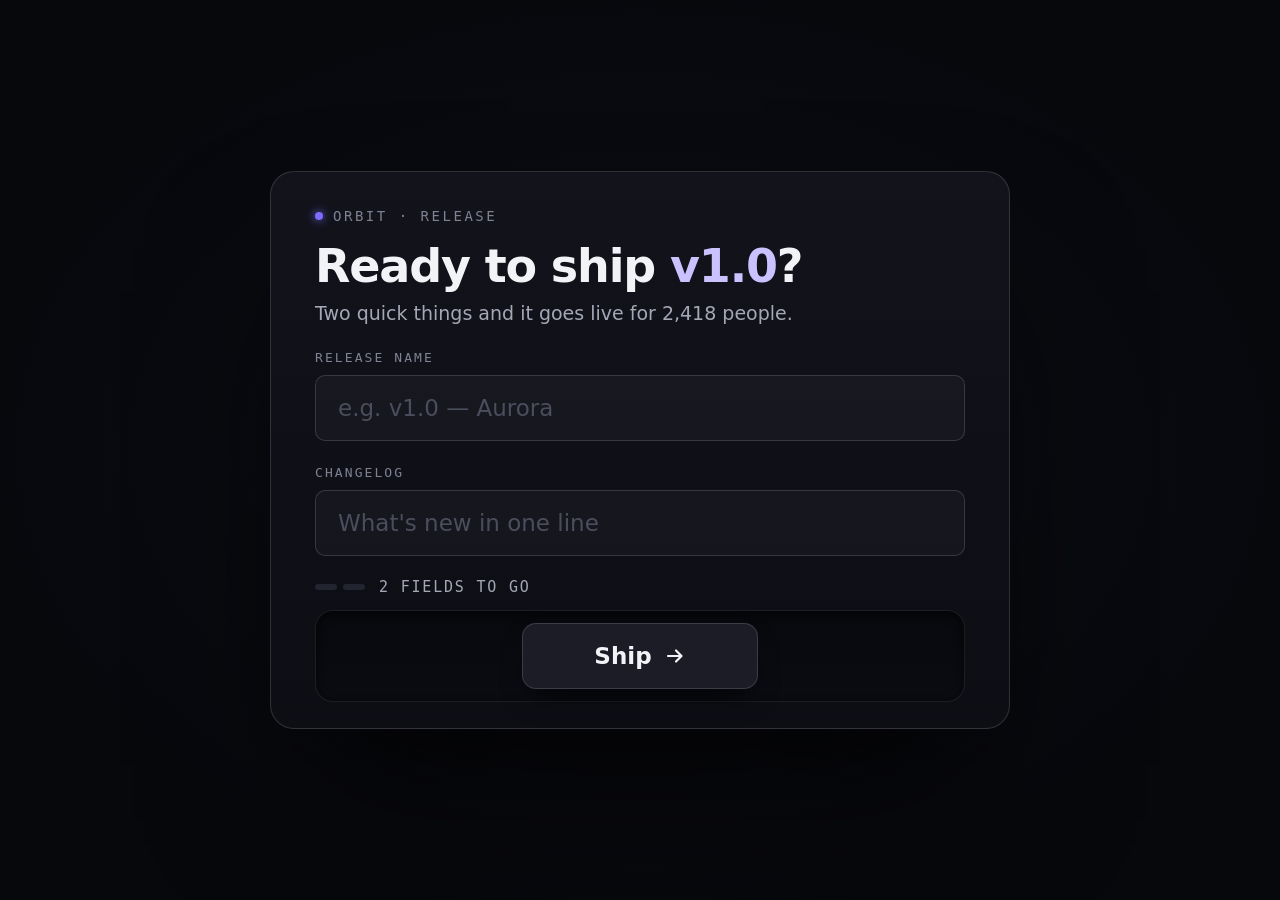
<file: index.html>
<!doctype html>
<html lang="en">
<head>
  <meta charset="utf-8">
  <meta name="viewport" content="width=device-width,initial-scale=1">
  <title>Earn It — veraetogrex_portfolio</title>
  <link rel="stylesheet" href="style.css">
</head>
<body>
  <!-- Earn It · zero dependencies · github.com/veraetogrex-portfolio -->
  <section class="ei" id="release" role="dialog" aria-labelledby="ei-title">
    <p class="ei-kicker"><i></i>Orbit · Release</p>
    <h1 class="ei-title" id="ei-title">Ready to ship <em>v1.0</em>?</h1>
    <p class="ei-sub">Two quick things and it goes live for 2,418 people.</p>

    <label class="ei-group">
      <span>Release name</span>
      <input class="ei-field" placeholder="e.g. v1.0 — Aurora" autocomplete="off" spellcheck="false">
      <svg class="ei-check" viewBox="0 0 36 36"><circle cx="18" cy="18" r="17"/><path d="M12 18.5l4 3.8 8.5-8.6"/></svg>
    </label>
    <label class="ei-group">
      <span>Changelog</span>
      <input class="ei-field" placeholder="What's new in one line" autocomplete="off" spellcheck="false">
      <svg class="ei-check" viewBox="0 0 36 36"><circle cx="18" cy="18" r="17"/><path d="M12 18.5l4 3.8 8.5-8.6"/></svg>
    </label>

    <p class="ei-hint" role="status"><span class="ei-dots"><i></i><i></i></span><span class="ei-hint-text">2 fields to go</span></p>

    <div class="ei-track">
      <span class="ei-trail" aria-hidden="true"></span>
      <button class="ei-ship" type="button">
        <span class="ei-label"><b>Ship</b><svg viewBox="0 0 22 22"><path d="M4 11h13M12 5.5L17.5 11 12 16.5"/></svg></span>
        <span class="ei-spin" aria-hidden="true"></span>
        <span class="ei-done"><svg viewBox="0 0 26 26"><path d="M6 13.5l4.6 4.5L20 8"/></svg>Shipped</span>
      </button>
    </div>
  </section>

  <div class="ei-flood" aria-hidden="true"></div>
  <div class="ei-ring" aria-hidden="true"></div>
  <div class="ei-confetti" aria-hidden="true"></div>

  <script src="script.js"></script>
</body>
</html>
</file>
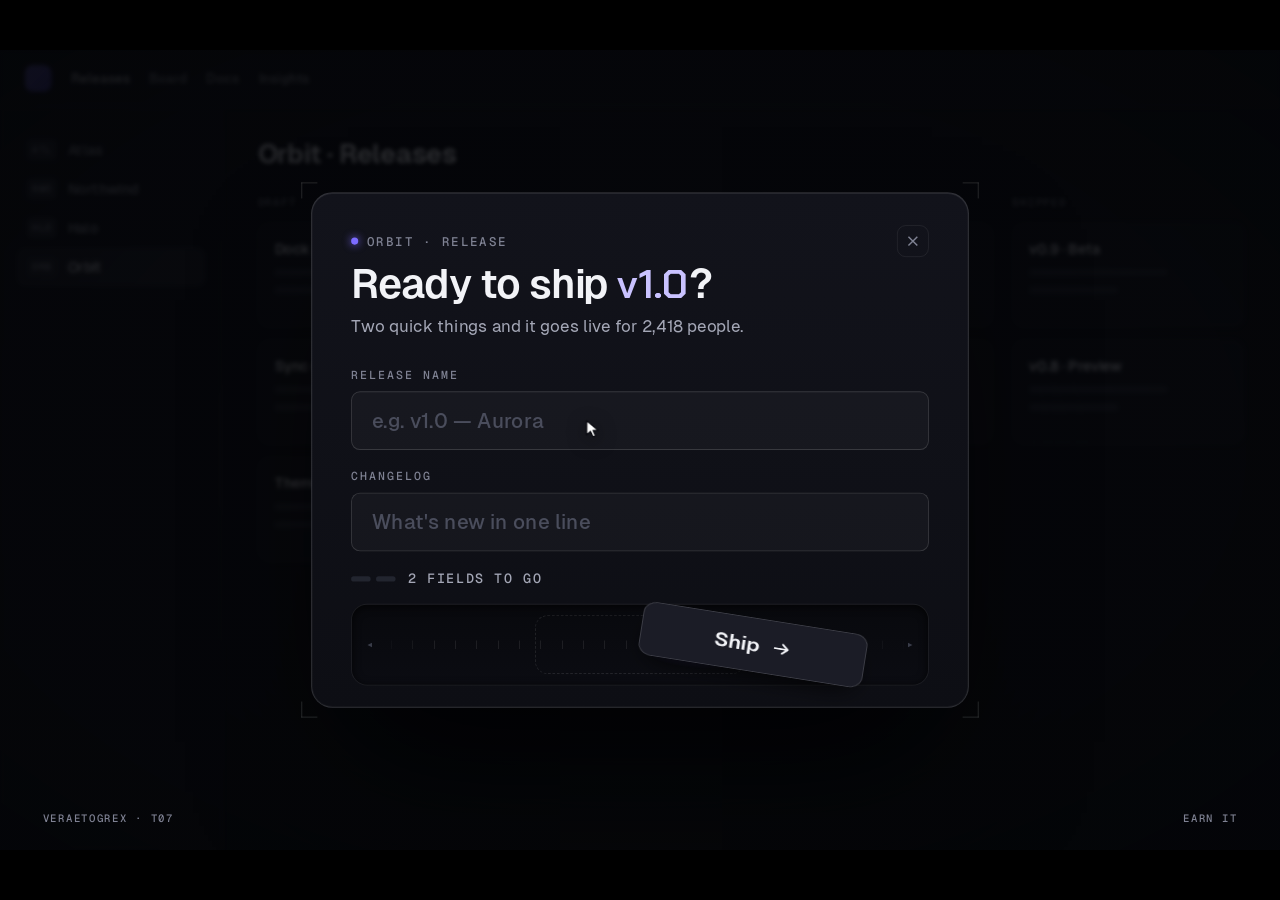
<file: mockup/earn-it.autoplay.html>
<!doctype html>
<html lang="en">
<head>
<meta charset="utf-8">
<meta name="viewport" content="width=device-width,initial-scale=1">
<title>T07 Earn It — the Ship button runs away until the form is filled</title>
<link rel="stylesheet" href="_shared/nocturne.css">
<style>
  #stage{background:var(--void)}
  /* ---------- dimmed workspace behind the modal ---------- */
  .ws{position:absolute;inset:0;z-index:0;filter:blur(2.5px) saturate(.8);opacity:.9}
  .ws .top{position:absolute;left:0;right:0;top:0;height:64px;border-bottom:1px solid var(--line);display:flex;align-items:center;gap:22px;padding:0 28px;background:#0B0C11}
  .ws .logo{width:30px;height:30px;border-radius:9px;background:linear-gradient(135deg,var(--pulse),#4B3FD8)}
  .ws .tab{font:500 15px var(--f-text);color:var(--text-2)}
  .ws .tab.on{color:var(--text)}
  .ws .side{position:absolute;left:0;top:64px;bottom:0;width:250px;border-right:1px solid var(--line);padding:26px 18px;background:#0A0B10}
  .ws .side .it{height:44px;border-radius:10px;display:flex;align-items:center;gap:12px;padding:0 12px;font:500 16px var(--f-text);color:var(--text-2)}
  .ws .side .it.on{background:var(--raise);color:var(--text)}
  .ws .side .tag{width:34px;height:24px;border-radius:6px;display:flex;align-items:center;justify-content:center;font:500 11px var(--f-mono);background:var(--raise-2);color:var(--text-2)}
  .ws .main{position:absolute;left:250px;right:0;top:64px;bottom:0;padding:34px 40px}
  .ws h2{margin:0;font:600 30px var(--f-text);letter-spacing:-.01em}
  .ws .cols{display:flex;gap:22px;margin-top:28px}
  .ws .col{flex:1;display:flex;flex-direction:column;gap:14px}
  .ws .colh{font:500 12px var(--f-mono);letter-spacing:.14em;color:var(--text-3);text-transform:uppercase}
  .ws .tk{height:118px;border-radius:14px;background:var(--panel);border:1px solid var(--line);padding:18px}
  .ws .tk b{display:block;font:500 16px var(--f-text);color:var(--text)}
  .ws .tk i{display:block;margin-top:12px;height:8px;border-radius:4px;background:var(--raise-2);width:70%}
  .ws .tk i+i{width:45%}
  .dim{position:absolute;inset:0;z-index:1;background:radial-gradient(ellipse 70% 70% at 50% 50%,rgba(6,7,11,.70),rgba(4,5,8,.90))}

  /* ---------- modal ---------- */
  .modal{position:absolute;left:350px;top:160px;width:740px;height:580px;z-index:3;border-radius:24px;
    background:linear-gradient(180deg,#12131B 0%,#0D0E14 100%);border:1px solid var(--line-2);
    box-shadow:0 80px 160px -40px rgba(0,0,0,.9),0 0 0 1px rgba(255,255,255,.03) inset,0 1px 0 rgba(255,255,255,.06) inset;transition:opacity .35s}
  .modal .hud-corners{inset:-12px}
  .mtop{position:absolute;left:44px;right:44px;top:36px;display:flex;justify-content:space-between;align-items:center}
  .kicker{font:500 14px var(--f-mono);letter-spacing:.18em;color:var(--text-3);text-transform:uppercase;display:flex;align-items:center;gap:10px}
  .kicker .pip{width:8px;height:8px;border-radius:50%;background:var(--pulse);box-shadow:0 0 10px var(--pulse)}
  .close{width:36px;height:36px;border-radius:10px;border:1px solid var(--line);display:flex;align-items:center;justify-content:center;color:var(--text-3)}
  .mtitle{position:absolute;left:44px;top:78px;font:600 46px/1.05 var(--f-text);letter-spacing:-.025em}
  .mtitle{transition:opacity .2s,transform .3s var(--ease-out)}
  .mtitle.out{opacity:0;transform:translateY(-8px)}
  .mtitle.live{color:var(--ion)}
  .mtitle.live em{color:var(--ion)}
  .mtitle em{font-style:normal;font-family:var(--f-display);font-weight:600;letter-spacing:.01em;color:var(--pulse-pale)}
  .msub{position:absolute;left:44px;top:138px;font:400 19px var(--f-text);color:var(--text-2)}

  .grp{position:absolute;left:44px;right:44px}
  .grp label{display:block;font:500 13px var(--f-mono);letter-spacing:.16em;color:var(--text-3);text-transform:uppercase;margin-bottom:10px}
  .grp .wrap{position:relative}
  .grp .field{width:100%;height:66px;font:500 23px var(--f-text);padding:0 64px 0 22px;background:rgba(255,255,255,.03)}
  .grp .field::placeholder{color:#4A4D5C}
  .grp .chk{position:absolute;right:16px;top:15px;width:36px;height:36px;border-radius:50%;background:rgba(63,224,208,.14);border:1.5px solid var(--ion);
    display:flex;align-items:center;justify-content:center;transform:scale(0);opacity:0;transition:transform .35s var(--ease-back),opacity .2s}
  .grp .chk svg path{stroke:var(--ion);stroke-width:3;fill:none;stroke-linecap:round;stroke-linejoin:round}
  .grp.done .chk{transform:scale(1);opacity:1}
  .grp.done .field{border-color:rgba(63,224,208,.45)}
  .grp.done .field:focus{box-shadow:0 0 0 4px rgba(63,224,208,.14)}
  .grp.err .field{border-color:var(--flare);box-shadow:0 0 0 4px rgba(255,122,69,.16)}
  .grp.shake .wrap{animation:shake .4s}
  @keyframes shake{20%{transform:translateX(-12px)}40%{transform:translateX(10px)}60%{transform:translateX(-6px)}80%{transform:translateX(4px)}}
  #g1{top:196px}#g2{top:310px}

  .hint{position:absolute;left:44px;right:44px;top:424px;display:flex;align-items:center;gap:14px;font:500 15px var(--f-mono);letter-spacing:.12em;text-transform:uppercase;color:var(--text-2);transition:color .3s}
  .hint .dots{display:flex;gap:6px}
  .hint .dots i{width:22px;height:6px;border-radius:3px;background:var(--raise-2);transition:background .3s,box-shadow .3s}
  .hint .dots i.on{background:var(--ion);box-shadow:0 0 10px rgba(63,224,208,.6)}
  .hint.ready{color:var(--pulse-pale)}
  .hint.ok{color:var(--ion)}
  .hint.bad{color:var(--flare)}
  #hintText{transition:opacity .18s}

  /* track */
  .track{position:absolute;left:44px;right:44px;top:462px;height:92px;border-radius:18px;
    background:linear-gradient(180deg,#08090D,#0B0C12);border:1px solid var(--line);box-shadow:inset 0 2px 10px rgba(0,0,0,.7)}
  .track .ticks{position:absolute;left:20px;right:20px;top:50%;height:10px;margin-top:-5px;
    background:repeating-linear-gradient(90deg,rgba(255,255,255,.10) 0 1px,transparent 1px 24px);opacity:.8;-webkit-mask-image:linear-gradient(90deg,transparent,#000 12%,#000 88%,transparent);mask-image:linear-gradient(90deg,transparent,#000 12%,#000 88%,transparent)}
  .track .end{position:absolute;top:50%;margin-top:-9px;font:500 13px var(--f-mono);color:#3A3D4A}
  .track .end.l{left:16px}.track .end.r{right:16px}
  .ghost{position:absolute;left:50%;top:12px;width:236px;height:66px;margin-left:-118px;border-radius:14px;border:1px dashed rgba(255,255,255,.10);pointer-events:none;transition:opacity .3s}
  .ship{position:absolute;left:50%;top:12px;width:236px;height:66px;margin-left:-118px;border-radius:14px;will-change:transform;
    background:#1B1C26;color:var(--text);font:600 23px var(--f-text);letter-spacing:-.01em;display:flex;align-items:center;justify-content:center;gap:12px;
    box-shadow:0 0 0 1px rgba(255,255,255,.14) inset,0 14px 30px -12px rgba(0,0,0,.9);transition:background .35s,box-shadow .35s,color .3s;outline:none;overflow:hidden}
  .ship .lbl{display:flex;align-items:center;gap:12px;transition:opacity .2s,transform .25s var(--ease-out)}
  .ship .arr{transition:transform .3s var(--ease-out)}
  .ship.ready{background:var(--pulse-btn);box-shadow:0 0 0 1px rgba(255,255,255,.18) inset,0 0 0 6px rgba(124,108,255,.16),0 16px 44px -8px rgba(124,108,255,.95)}
  .ship.ready .arr{transform:translateX(3px)}
  .ship:focus-visible{box-shadow:0 0 0 1px rgba(255,255,255,.2) inset,0 0 0 3px var(--void),0 0 0 6px var(--pulse-soft)}
  .ship.ready:focus-visible{box-shadow:0 0 0 1px rgba(255,255,255,.2) inset,0 0 0 3px var(--void),0 0 0 6px var(--pulse-soft),0 16px 44px -8px rgba(124,108,255,.95)}
  .ship.shipped{background:var(--ion);color:#04231F;box-shadow:0 0 0 6px rgba(63,224,208,.18),0 16px 50px -6px rgba(63,224,208,.9)}
  .ship .spin{position:absolute;left:50%;top:50%;width:30px;height:30px;margin:-15px;border-radius:50%;border:3px solid rgba(255,255,255,.28);border-top-color:#fff;opacity:0;animation:spin .7s linear infinite}
  @keyframes spin{to{transform:rotate(360deg)}}
  .ship.busy .lbl{opacity:0;transform:translateY(-8px)}
  .ship.busy .spin{opacity:1}
  .ship .done{position:absolute;inset:0;display:flex;align-items:center;justify-content:center;gap:12px;opacity:0;transform:translateY(10px);transition:opacity .25s,transform .35s var(--ease-back)}
  .ship.shipped .lbl{opacity:0}
  .ship.shipped .done{opacity:1;transform:none}
  .ship .done svg path{stroke:#04231F;stroke-width:3.4;fill:none;stroke-linecap:round;stroke-linejoin:round;stroke-dasharray:30;stroke-dashoffset:30;transition:stroke-dashoffset .4s .1s var(--ease-out)}
  .ship.shipped .done svg path{stroke-dashoffset:0}
  .trail{position:absolute;top:12px;left:50%;width:236px;height:66px;margin-left:-118px;border-radius:14px;pointer-events:none;
    background:radial-gradient(ellipse 50% 60% at 50% 50%,rgba(124,108,255,.35),transparent 70%);opacity:0;will-change:transform,opacity}

  .burst{position:absolute;left:0;top:0;width:0;height:0;z-index:5;pointer-events:none}
  .burst i{position:absolute;left:0;top:0;display:block;will-change:transform,opacity}
  /* payoff: light wash + shock ring over the whole frame */
  .flood{position:absolute;inset:0;z-index:4;pointer-events:none;opacity:0;mix-blend-mode:screen;
    background:radial-gradient(ellipse 62% 75% at 720px 668px,rgba(63,224,208,.55),rgba(124,108,255,.26) 42%,rgba(124,108,255,.06) 70%,transparent 90%)}
  .shock{position:absolute;left:720px;top:668px;width:200px;height:200px;margin:-100px;border-radius:50%;z-index:4;pointer-events:none;opacity:0;
    border:3px solid rgba(63,224,208,.9);box-shadow:0 0 40px rgba(63,224,208,.6),inset 0 0 40px rgba(63,224,208,.35)}
</style>
</head>
<body>
<div id="stage" data-title="T07 Earn It" data-url="veraetogrex-portfolio.github.io/orb/releases">
  <div class="ws" aria-hidden="true">
    <div class="top"><div class="logo"></div><span class="tab on">Releases</span><span class="tab">Board</span><span class="tab">Docs</span><span class="tab">Insights</span></div>
    <div class="side">
      <div class="it"><span class="tag">ATL</span>Atlas</div>
      <div class="it"><span class="tag">NWD</span>Northwind</div>
      <div class="it"><span class="tag">HLO</span>Halo</div>
      <div class="it on"><span class="tag">ORB</span>Orbit</div>
    </div>
    <div class="main">
      <h2>Orbit · Releases</h2>
      <div class="cols">
        <div class="col"><div class="colh">Draft</div><div class="tk"><b>Dock polish</b><i></i><i></i></div><div class="tk"><b>Sync engine v2</b><i></i><i></i></div><div class="tk"><b>Theme tokens</b><i></i><i></i></div></div>
        <div class="col"><div class="colh">In review</div><div class="tk"><b>Onboarding flow</b><i></i><i></i></div><div class="tk"><b>Search revamp</b><i></i><i></i></div><div class="tk"><b>Billing page</b><i></i><i></i></div></div>
        <div class="col"><div class="colh">Ready</div><div class="tk"><b>v1.0 · Aurora</b><i></i><i></i></div><div class="tk"><b>Release notes</b><i></i><i></i></div></div>
        <div class="col"><div class="colh">Shipped</div><div class="tk"><b>v0.9 · Beta</b><i></i><i></i></div><div class="tk"><b>v0.8 · Preview</b><i></i><i></i></div></div>
      </div>
    </div>
  </div>
  <div class="dim"></div>

  <div class="modal" id="modal" role="dialog" aria-labelledby="mt">
    <div class="hud-corners"></div>
    <div class="mtop"><div class="kicker"><span class="pip"></span>Orbit · Release</div>
      <div class="close"><svg width="14" height="14" viewBox="0 0 14 14" stroke="currentColor" stroke-width="1.6"><path d="M2 2l10 10M12 2L2 12"/></svg></div></div>
    <div class="mtitle" id="mt">Ready to ship <em>v1.0</em>?</div>
    <div class="msub">Two quick things and it goes live for 2,418 people.</div>

    <div class="grp" id="g1"><label for="f1">Release name</label>
      <div class="wrap"><input class="field" id="f1" placeholder="e.g. v1.0 — Aurora" autocomplete="off" spellcheck="false">
        <div class="chk"><svg width="18" height="18" viewBox="0 0 18 18"><path d="M4 9.5l3.2 3L14 5.5"/></svg></div></div></div>
    <div class="grp" id="g2"><label for="f2">Changelog</label>
      <div class="wrap"><input class="field" id="f2" placeholder="What's new in one line" autocomplete="off" spellcheck="false">
        <div class="chk"><svg width="18" height="18" viewBox="0 0 18 18"><path d="M4 9.5l3.2 3L14 5.5"/></svg></div></div></div>

    <div class="hint" id="hint"><span class="dots"><i id="d1"></i><i id="d2"></i></span><span id="hintText">2 fields to go</span></div>

    <div class="track" id="track">
      <div class="ticks"></div><span class="end l">◂</span><span class="end r">▸</span>
      <div class="ghost" id="ghost"></div>
      <div class="trail" id="trail"></div>
      <button class="ship" id="ship" type="button">
        <span class="lbl"><span id="shipLbl">Ship</span><svg class="arr" width="22" height="22" viewBox="0 0 22 22" fill="none" stroke="currentColor" stroke-width="2.2" stroke-linecap="round" stroke-linejoin="round"><path d="M4 11h13M12 5.5L17.5 11 12 16.5"/></svg></span>
        <span class="spin"></span>
        <span class="done"><svg width="26" height="26" viewBox="0 0 26 26"><path d="M6 13.5l4.6 4.5L20 8"/></svg>Shipped</span>
      </button>
    </div>
    <div class="burst" id="burst"></div>
  </div>
  <div class="flood" id="flood"></div><div class="shock" id="shock"></div>
  <div class="status-line"><span>Veraetogrex · T07</span><span>Earn it</span></div>
</div>

<script>window.AUTOPLAY = true;</script>
<script src="_shared/stage.js"></script>
<script>
const $ = s => document.querySelector(s);
const f1 = $('#f1'), f2 = $('#f2'), g1 = $('#g1'), g2 = $('#g2'), hint = $('#hint'), hintText = $('#hintText');
const ship = $('#ship'), shipLbl = $('#shipLbl'), track = $('#track'), trail = $('#trail'), ghost = $('#ghost'), burst = $('#burst'), modal = $('#modal');

// geometry (stage px): modal 350..1090, track inner width 652 → button travel ±(652-236)/2 - 12
const TRACK_CX = 720, TRACK_CY = 160 + 462 + 46;
const MAX = (652 - 236) / 2 - 10;
const HALF_W = 118;

// ---------- state ----------
let bx = 0, bv = 0, target = 0;           // button offset, velocity, spring target
let ptr = null;                            // last pointer position (stage px)
let state = 'idle';                        // idle | busy | shipped
let kbFocus = false;
let flow = null;
let lastEmpty = 2;

// a field counts as filled once the user pauses typing (debounced check, like real validation)
const filled = new Map([[f1, false], [f2, false]]);
const empty = () => (filled.get(f1) ? 0 : 1) + (filled.get(f2) ? 0 : 1);
const rawEmpty = () => (f1.value.trim() ? 0 : 1) + (f2.value.trim() ? 0 : 1);
const debounce = new Map();
function onInput(f) {
  clearTimeout(debounce.get(f));
  if (!f.value.trim()) { filled.set(f, false); updateForm(); return; }
  debounce.set(f, Stage.later(() => { filled.set(f, true); updateForm(); }, 240));
}
const strength = () => [0, .5, 1][empty()];

function updateForm() {
  const e = empty();
  g1.classList.toggle('done', filled.get(f1));
  g2.classList.toggle('done', filled.get(f2));
  if (filled.get(f1)) g1.classList.remove('err');
  if (filled.get(f2)) g2.classList.remove('err');
  $('#d1').classList.toggle('on', e <= 1);
  $('#d2').classList.toggle('on', e === 0);
  if (state !== 'idle') return;
  const txt = e === 2 ? '2 fields to go' : e === 1 ? "1 to go — it's slowing down" : "All set — it's yours";
  if (hintText.textContent !== txt) swapHint(txt);
  hint.classList.remove('bad', 'ok');
  hint.classList.toggle('ready', e === 0);
  ship.classList.toggle('ready', e === 0);
  shipLbl.textContent = e === 0 ? 'Ship it' : 'Ship';
  if (e === 0) target = 0;                 // comes home when earned
  lastEmpty = e;
}
function setTitle(html, live) {
  const t = $('#mt');
  t.classList.add('out');
  Stage.later(() => { t.innerHTML = html; t.classList.toggle('live', live); t.classList.remove('out'); }, 200);
}
function swapHint(txt) {
  hintText.style.opacity = 0;
  Stage.later(() => { hintText.textContent = txt; hintText.style.opacity = 1; }, 160);
}

// ---------- flee logic: real pointer distance ----------
function flee() {
  const k = strength();
  if (!ptr || k === 0 || state !== 'idle' || kbFocus) return;
  const cx = TRACK_CX + bx, dx = ptr.x - cx, dy = ptr.y - TRACK_CY;
  if (Math.abs(dy) > 120) return;
  const R = (HALF_W + 70) * k;             // keep this horizontal gap from the pointer
  if (Math.abs(dx) >= R) return;
  // pointer is closing in: move away from it, or slip past it when cornered
  let dir = dx > 0 ? -1 : 1;
  if (Math.abs(dx) < 4) dir = ptr.x > TRACK_CX ? -1 : 1;
  let t = ptr.x - TRACK_CX - dir * R;
  if (Math.abs(t) > MAX) {
    const alt = ptr.x - TRACK_CX + dir * R;
    t = Math.abs(alt) <= MAX ? alt : Math.max(-MAX, Math.min(MAX, t));
  }
  target = t;
}
addEventListener('pointermove', e => {
  const [x, y] = Stage.toStage(e.clientX, e.clientY);
  ptr = { x, y };
  kbFocus = false;
  flee();
});

// spring loop (always running, independent of demo cancellation)
let lastT = performance.now();
function loop(now) {
  const dt = Math.min(.032, (now - lastT) / 1000); lastT = now;
  flee();
  const kStiff = 300, damp = 19;
  const a = kStiff * (target - bx) - damp * bv;
  bv += a * dt; bx += bv * dt;
  const tilt = Math.max(-9, Math.min(9, bv * .02));
  const sq = 1 - Math.min(.08, Math.abs(bv) * .00012);
  ship.style.transform = `translateX(${bx.toFixed(2)}px) rotate(${tilt.toFixed(2)}deg) scale(${(2 - sq).toFixed(3)},${sq.toFixed(3)})`;
  trail.style.transform = `translateX(${(bx - bv * .05).toFixed(2)}px)`;
  trail.style.opacity = Math.min(1, Math.abs(bv) / 900).toFixed(3);
  requestAnimationFrame(loop);
}
requestAnimationFrame(loop);

// ---------- input + keyboard ----------
[f1, f2].forEach(f => f.addEventListener('input', () => onInput(f)));
ship.addEventListener('focus', () => { if (!ship.matches(':focus-visible')) return; kbFocus = true; target = 0; });
ship.addEventListener('blur', () => { kbFocus = false; });
ship.addEventListener('click', () => {
  if (state !== 'idle') return;
  if (rawEmpty() > 0) { flow = reject(Stage.ctx()); return; }
  filled.set(f1, true); filled.set(f2, true);
  flow = shipIt(Stage.ctx());
});
f1.addEventListener('keydown', e => { if (e.key === 'Enter') { e.preventDefault(); f2.focus(); } });
f2.addEventListener('keydown', e => { if (e.key === 'Enter') { e.preventDefault(); ship.focus(); } });

async function reject(s) {
  // the button is never disabled: keyboard (or a lucky click) still gets a clear answer
  [[g1, f1], [g2, f2]].forEach(([g, f]) => { if (!f.value.trim()) { g.classList.add('err'); g.classList.remove('shake'); void g.offsetWidth; g.classList.add('shake'); } });
  hint.classList.add('bad'); hint.classList.remove('ready');
  hintText.textContent = rawEmpty() === 2 ? 'Name it and log it first' : 'One more field first';
  await s.wait(1400);
  hint.classList.remove('bad');
  hintText.textContent = '';
  updateForm();
}

async function shipIt(s) {
  state = 'busy';
  ship.classList.add('busy');
  hint.classList.remove('ready'); swapHint('Deploying to production…');
  await s.wait(560);
  state = 'shipped';
  ship.classList.remove('busy'); ship.classList.add('shipped');
  hint.classList.add('ok'); swapHint(`${f1.value.trim() || 'v1.0'} is live`);
  setTitle('<em>v1.0</em> is live.', true);
  particles(s);
  celebrate(s);
  await s.tween(260, t => { ship.style.scale = String(1 + .08 * Math.sin(Math.PI * t)); }, s.ease.out);
  ship.style.scale = '';
}

const COLORS = ['#7C6CFF', '#3FE0D0', '#FF6FB5', '#A69BFF'];
// payoff: the burst floods the whole frame with light and a shock ring
function celebrate(s) {
  const fl = $('#flood'), sh = $('#shock');
  s.tween(1200, (_, p) => { fl.style.opacity = (p < .14 ? p / .14 : (1 - p) / .86).toFixed(3); }, s.ease.linear).catch(() => {});
  s.tween(900, (t, p) => { sh.style.opacity = (.75 * (1 - p)).toFixed(3); sh.style.transform = `scale(${(.4 + 9 * t).toFixed(3)})`; }, s.ease.out).catch(() => {});
}
function particles(s) {
  burst.innerHTML = '';
  const ox = 370 + bx, oy = 462 + 12 + 33;   // button centre in modal coords
  const P = [];
  for (let i = 0; i < 110; i++) {
    const e = document.createElement('i');
    const sz = 7 + Math.random() * 9;
    e.style.width = e.style.height = sz + 'px';
    e.style.background = COLORS[i % 4 === 3 ? (Math.random() * 3 | 0) : i % 4];
    e.style.borderRadius = sz > 12 ? '3px' : '2px';
    if (i % 5 === 0) { e.style.background = 'transparent'; e.style.border = '2px solid ' + COLORS[i % 3]; }
    burst.appendChild(e);
    const a = -Math.PI / 2 + (Math.random() - .5) * Math.PI * 1.35;
    const sp = 600 + Math.random() * 900;
    P.push({ e, x: ox + (Math.random() - .5) * 160, y: oy + (Math.random() - .5) * 30, vx: Math.cos(a) * sp, vy: Math.sin(a) * sp, r: Math.random() * 360, vr: (Math.random() - .5) * 900, life: .9 + Math.random() * .5, sz });
  }
  let prev = 0;
  s.tween(1400, (_, p) => {
    const t = p * 1.4, dt = t - prev; prev = t;
    for (const q of P) {
      q.vy += 1400 * dt; q.vx *= (1 - 1.6 * dt); q.vy *= (1 - .9 * dt);
      q.x += q.vx * dt; q.y += q.vy * dt; q.r += q.vr * dt;
      const o = t < .08 ? t / .08 : Math.max(0, 1 - (t - .08) / (q.life - .08));
      q.e.style.opacity = o.toFixed(3);
      q.e.style.transform = `translate(${(q.x - q.sz / 2).toFixed(1)}px,${(q.y - q.sz / 2).toFixed(1)}px) rotate(${q.r.toFixed(0)}deg)`;
    }
  }, s.ease.linear).catch(() => {});
}

// ---------- reset ----------
function reset() {
  state = 'idle'; flow = null; kbFocus = false;
  filled.set(f1, false); filled.set(f2, false);
  f1.value = ''; f2.value = '';
  [g1, g2].forEach(g => g.classList.remove('err', 'shake', 'done'));
  [f1, f2].forEach(f => { f.style.color = ''; });
  ship.classList.remove('busy', 'shipped', 'ready'); ship.style.scale = '';
  shipLbl.textContent = 'Ship';
  hint.classList.remove('ready', 'ok', 'bad');
  hintText.textContent = '2 fields to go'; hintText.style.opacity = 1;
  $('#d1').classList.remove('on'); $('#d2').classList.remove('on');
  burst.innerHTML = '';
  $('#flood').style.opacity = 0; $('#shock').style.opacity = 0;
  const t = $('#mt'); t.innerHTML = 'Ready to ship <em>v1.0</em>?'; t.classList.remove('live', 'out');
  bx = 0; bv = 0; target = 0; ptr = null;
}

// fade the shipped state back to the empty modal (end of loop)
async function unwind(s) {
  [f1, f2].forEach(f => f.style.transition = 'color .35s');
  [f1, f2].forEach(f => f.style.color = 'transparent');
  [g1, g2].forEach(g => g.classList.remove('done'));
  $('#d1').classList.remove('on'); $('#d2').classList.remove('on');
  ship.classList.remove('shipped', 'ready'); shipLbl.textContent = 'Ship';
  filled.set(f1, false); filled.set(f2, false);
  if (document.activeElement) document.activeElement.blur();
  hint.classList.remove('ok'); swapHint('2 fields to go');
  setTitle('Ready to ship <em>v1.0</em>?', false);
  await s.wait(400);
  [f1, f2].forEach(f => { f.value = ''; f.style.transition = ''; f.style.color = ''; });
  shipLbl.textContent = 'Ship';
  state = 'idle';
}

Stage.init({
  reset,
  cursorStart: [1010, 820],
  async demo(s) {
    // 0.0–1.2 chase: button jumps left, then slips to the right
    await s.wait(80);
    await s.move([860, 676], 380, { arc: .1 });
    await s.move([640, 664], 480, { arc: -.05 });
    // 1.2–2.0 first field
    await s.click(f1, { ms: 260, dx: -60 });
    await s.type(f1, 'v1.0 — Aurora', { cps: 26 });
    // 2.0–2.8 catch again: it dodges only halfway
    await s.move([760, 672], 360, { arc: .12 });
    await s.move([850, 664], 340);
    // 2.8–3.6 second field
    await s.click(f2, { ms: 240, dx: 40 });
    await s.type(f2, 'Faster sync, new dock', { cps: 40 });
    // 3.6–4.1 button comes home and lights up
    await s.move([724, 670], 400);
    // 4.1 click → spinner → shipped + particles
    await s.click(ship, { ms: 60 });
    await s.wait(10);
    await flow;
    await s.wait(620);
    s.move([1010, 820], 600, { arc: .1 }).catch(() => {});
    await unwind(s);
    await s.wait(260);
  },
});
</script>
</body>
</html>
</file>
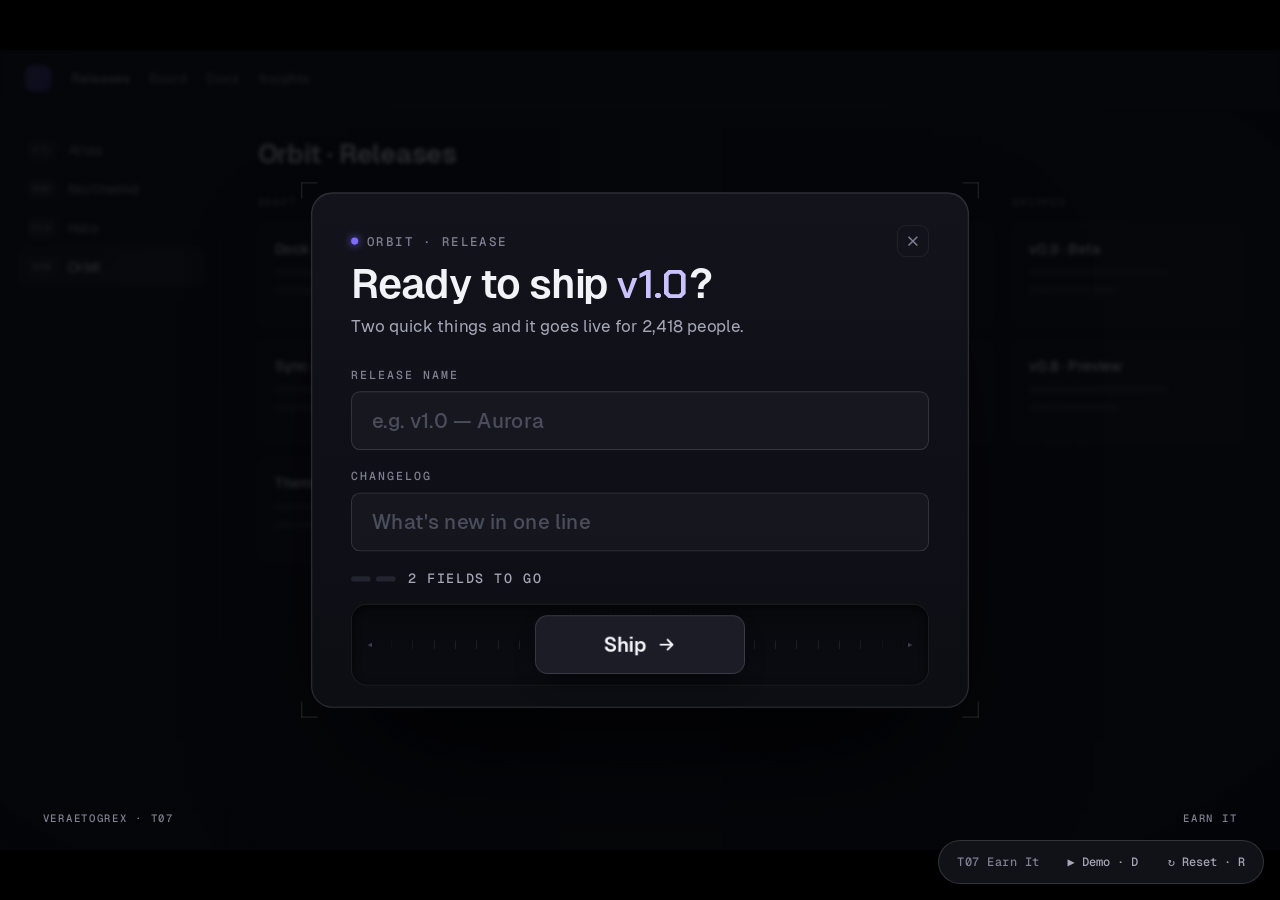
<file: mockup/earn-it.html>
<!doctype html>
<html lang="en">
<head>
<meta charset="utf-8">
<meta name="viewport" content="width=device-width,initial-scale=1">
<title>T07 Earn It — the Ship button runs away until the form is filled</title>
<link rel="stylesheet" href="_shared/nocturne.css">
<style>
  #stage{background:var(--void)}
  /* ---------- dimmed workspace behind the modal ---------- */
  .ws{position:absolute;inset:0;z-index:0;filter:blur(2.5px) saturate(.8);opacity:.9}
  .ws .top{position:absolute;left:0;right:0;top:0;height:64px;border-bottom:1px solid var(--line);display:flex;align-items:center;gap:22px;padding:0 28px;background:#0B0C11}
  .ws .logo{width:30px;height:30px;border-radius:9px;background:linear-gradient(135deg,var(--pulse),#4B3FD8)}
  .ws .tab{font:500 15px var(--f-text);color:var(--text-2)}
  .ws .tab.on{color:var(--text)}
  .ws .side{position:absolute;left:0;top:64px;bottom:0;width:250px;border-right:1px solid var(--line);padding:26px 18px;background:#0A0B10}
  .ws .side .it{height:44px;border-radius:10px;display:flex;align-items:center;gap:12px;padding:0 12px;font:500 16px var(--f-text);color:var(--text-2)}
  .ws .side .it.on{background:var(--raise);color:var(--text)}
  .ws .side .tag{width:34px;height:24px;border-radius:6px;display:flex;align-items:center;justify-content:center;font:500 11px var(--f-mono);background:var(--raise-2);color:var(--text-2)}
  .ws .main{position:absolute;left:250px;right:0;top:64px;bottom:0;padding:34px 40px}
  .ws h2{margin:0;font:600 30px var(--f-text);letter-spacing:-.01em}
  .ws .cols{display:flex;gap:22px;margin-top:28px}
  .ws .col{flex:1;display:flex;flex-direction:column;gap:14px}
  .ws .colh{font:500 12px var(--f-mono);letter-spacing:.14em;color:var(--text-3);text-transform:uppercase}
  .ws .tk{height:118px;border-radius:14px;background:var(--panel);border:1px solid var(--line);padding:18px}
  .ws .tk b{display:block;font:500 16px var(--f-text);color:var(--text)}
  .ws .tk i{display:block;margin-top:12px;height:8px;border-radius:4px;background:var(--raise-2);width:70%}
  .ws .tk i+i{width:45%}
  .dim{position:absolute;inset:0;z-index:1;background:radial-gradient(ellipse 70% 70% at 50% 50%,rgba(6,7,11,.70),rgba(4,5,8,.90))}

  /* ---------- modal ---------- */
  .modal{position:absolute;left:350px;top:160px;width:740px;height:580px;z-index:3;border-radius:24px;
    background:linear-gradient(180deg,#12131B 0%,#0D0E14 100%);border:1px solid var(--line-2);
    box-shadow:0 80px 160px -40px rgba(0,0,0,.9),0 0 0 1px rgba(255,255,255,.03) inset,0 1px 0 rgba(255,255,255,.06) inset;transition:opacity .35s}
  .modal .hud-corners{inset:-12px}
  .mtop{position:absolute;left:44px;right:44px;top:36px;display:flex;justify-content:space-between;align-items:center}
  .kicker{font:500 14px var(--f-mono);letter-spacing:.18em;color:var(--text-3);text-transform:uppercase;display:flex;align-items:center;gap:10px}
  .kicker .pip{width:8px;height:8px;border-radius:50%;background:var(--pulse);box-shadow:0 0 10px var(--pulse)}
  .close{width:36px;height:36px;border-radius:10px;border:1px solid var(--line);display:flex;align-items:center;justify-content:center;color:var(--text-3)}
  .mtitle{position:absolute;left:44px;top:78px;font:600 46px/1.05 var(--f-text);letter-spacing:-.025em}
  .mtitle{transition:opacity .2s,transform .3s var(--ease-out)}
  .mtitle.out{opacity:0;transform:translateY(-8px)}
  .mtitle.live{color:var(--ion)}
  .mtitle.live em{color:var(--ion)}
  .mtitle em{font-style:normal;font-family:var(--f-display);font-weight:600;letter-spacing:.01em;color:var(--pulse-pale)}
  .msub{position:absolute;left:44px;top:138px;font:400 19px var(--f-text);color:var(--text-2)}

  .grp{position:absolute;left:44px;right:44px}
  .grp label{display:block;font:500 13px var(--f-mono);letter-spacing:.16em;color:var(--text-3);text-transform:uppercase;margin-bottom:10px}
  .grp .wrap{position:relative}
  .grp .field{width:100%;height:66px;font:500 23px var(--f-text);padding:0 64px 0 22px;background:rgba(255,255,255,.03)}
  .grp .field::placeholder{color:#4A4D5C}
  .grp .chk{position:absolute;right:16px;top:15px;width:36px;height:36px;border-radius:50%;background:rgba(63,224,208,.14);border:1.5px solid var(--ion);
    display:flex;align-items:center;justify-content:center;transform:scale(0);opacity:0;transition:transform .35s var(--ease-back),opacity .2s}
  .grp .chk svg path{stroke:var(--ion);stroke-width:3;fill:none;stroke-linecap:round;stroke-linejoin:round}
  .grp.done .chk{transform:scale(1);opacity:1}
  .grp.done .field{border-color:rgba(63,224,208,.45)}
  .grp.done .field:focus{box-shadow:0 0 0 4px rgba(63,224,208,.14)}
  .grp.err .field{border-color:var(--flare);box-shadow:0 0 0 4px rgba(255,122,69,.16)}
  .grp.shake .wrap{animation:shake .4s}
  @keyframes shake{20%{transform:translateX(-12px)}40%{transform:translateX(10px)}60%{transform:translateX(-6px)}80%{transform:translateX(4px)}}
  #g1{top:196px}#g2{top:310px}

  .hint{position:absolute;left:44px;right:44px;top:424px;display:flex;align-items:center;gap:14px;font:500 15px var(--f-mono);letter-spacing:.12em;text-transform:uppercase;color:var(--text-2);transition:color .3s}
  .hint .dots{display:flex;gap:6px}
  .hint .dots i{width:22px;height:6px;border-radius:3px;background:var(--raise-2);transition:background .3s,box-shadow .3s}
  .hint .dots i.on{background:var(--ion);box-shadow:0 0 10px rgba(63,224,208,.6)}
  .hint.ready{color:var(--pulse-pale)}
  .hint.ok{color:var(--ion)}
  .hint.bad{color:var(--flare)}
  #hintText{transition:opacity .18s}

  /* track */
  .track{position:absolute;left:44px;right:44px;top:462px;height:92px;border-radius:18px;
    background:linear-gradient(180deg,#08090D,#0B0C12);border:1px solid var(--line);box-shadow:inset 0 2px 10px rgba(0,0,0,.7)}
  .track .ticks{position:absolute;left:20px;right:20px;top:50%;height:10px;margin-top:-5px;
    background:repeating-linear-gradient(90deg,rgba(255,255,255,.10) 0 1px,transparent 1px 24px);opacity:.8;-webkit-mask-image:linear-gradient(90deg,transparent,#000 12%,#000 88%,transparent);mask-image:linear-gradient(90deg,transparent,#000 12%,#000 88%,transparent)}
  .track .end{position:absolute;top:50%;margin-top:-9px;font:500 13px var(--f-mono);color:#3A3D4A}
  .track .end.l{left:16px}.track .end.r{right:16px}
  .ghost{position:absolute;left:50%;top:12px;width:236px;height:66px;margin-left:-118px;border-radius:14px;border:1px dashed rgba(255,255,255,.10);pointer-events:none;transition:opacity .3s}
  .ship{position:absolute;left:50%;top:12px;width:236px;height:66px;margin-left:-118px;border-radius:14px;will-change:transform;
    background:#1B1C26;color:var(--text);font:600 23px var(--f-text);letter-spacing:-.01em;display:flex;align-items:center;justify-content:center;gap:12px;
    box-shadow:0 0 0 1px rgba(255,255,255,.14) inset,0 14px 30px -12px rgba(0,0,0,.9);transition:background .35s,box-shadow .35s,color .3s;outline:none;overflow:hidden}
  .ship .lbl{display:flex;align-items:center;gap:12px;transition:opacity .2s,transform .25s var(--ease-out)}
  .ship .arr{transition:transform .3s var(--ease-out)}
  .ship.ready{background:var(--pulse-btn);box-shadow:0 0 0 1px rgba(255,255,255,.18) inset,0 0 0 6px rgba(124,108,255,.16),0 16px 44px -8px rgba(124,108,255,.95)}
  .ship.ready .arr{transform:translateX(3px)}
  .ship:focus-visible{box-shadow:0 0 0 1px rgba(255,255,255,.2) inset,0 0 0 3px var(--void),0 0 0 6px var(--pulse-soft)}
  .ship.ready:focus-visible{box-shadow:0 0 0 1px rgba(255,255,255,.2) inset,0 0 0 3px var(--void),0 0 0 6px var(--pulse-soft),0 16px 44px -8px rgba(124,108,255,.95)}
  .ship.shipped{background:var(--ion);color:#04231F;box-shadow:0 0 0 6px rgba(63,224,208,.18),0 16px 50px -6px rgba(63,224,208,.9)}
  .ship .spin{position:absolute;left:50%;top:50%;width:30px;height:30px;margin:-15px;border-radius:50%;border:3px solid rgba(255,255,255,.28);border-top-color:#fff;opacity:0;animation:spin .7s linear infinite}
  @keyframes spin{to{transform:rotate(360deg)}}
  .ship.busy .lbl{opacity:0;transform:translateY(-8px)}
  .ship.busy .spin{opacity:1}
  .ship .done{position:absolute;inset:0;display:flex;align-items:center;justify-content:center;gap:12px;opacity:0;transform:translateY(10px);transition:opacity .25s,transform .35s var(--ease-back)}
  .ship.shipped .lbl{opacity:0}
  .ship.shipped .done{opacity:1;transform:none}
  .ship .done svg path{stroke:#04231F;stroke-width:3.4;fill:none;stroke-linecap:round;stroke-linejoin:round;stroke-dasharray:30;stroke-dashoffset:30;transition:stroke-dashoffset .4s .1s var(--ease-out)}
  .ship.shipped .done svg path{stroke-dashoffset:0}
  .trail{position:absolute;top:12px;left:50%;width:236px;height:66px;margin-left:-118px;border-radius:14px;pointer-events:none;
    background:radial-gradient(ellipse 50% 60% at 50% 50%,rgba(124,108,255,.35),transparent 70%);opacity:0;will-change:transform,opacity}

  .burst{position:absolute;left:0;top:0;width:0;height:0;z-index:5;pointer-events:none}
  .burst i{position:absolute;left:0;top:0;display:block;will-change:transform,opacity}
  /* payoff: light wash + shock ring over the whole frame */
  .flood{position:absolute;inset:0;z-index:4;pointer-events:none;opacity:0;mix-blend-mode:screen;
    background:radial-gradient(ellipse 62% 75% at 720px 668px,rgba(63,224,208,.55),rgba(124,108,255,.26) 42%,rgba(124,108,255,.06) 70%,transparent 90%)}
  .shock{position:absolute;left:720px;top:668px;width:200px;height:200px;margin:-100px;border-radius:50%;z-index:4;pointer-events:none;opacity:0;
    border:3px solid rgba(63,224,208,.9);box-shadow:0 0 40px rgba(63,224,208,.6),inset 0 0 40px rgba(63,224,208,.35)}
</style>
</head>
<body>
<div id="stage" data-title="T07 Earn It" data-url="veraetogrex-portfolio.github.io/orb/releases">
  <div class="ws" aria-hidden="true">
    <div class="top"><div class="logo"></div><span class="tab on">Releases</span><span class="tab">Board</span><span class="tab">Docs</span><span class="tab">Insights</span></div>
    <div class="side">
      <div class="it"><span class="tag">ATL</span>Atlas</div>
      <div class="it"><span class="tag">NWD</span>Northwind</div>
      <div class="it"><span class="tag">HLO</span>Halo</div>
      <div class="it on"><span class="tag">ORB</span>Orbit</div>
    </div>
    <div class="main">
      <h2>Orbit · Releases</h2>
      <div class="cols">
        <div class="col"><div class="colh">Draft</div><div class="tk"><b>Dock polish</b><i></i><i></i></div><div class="tk"><b>Sync engine v2</b><i></i><i></i></div><div class="tk"><b>Theme tokens</b><i></i><i></i></div></div>
        <div class="col"><div class="colh">In review</div><div class="tk"><b>Onboarding flow</b><i></i><i></i></div><div class="tk"><b>Search revamp</b><i></i><i></i></div><div class="tk"><b>Billing page</b><i></i><i></i></div></div>
        <div class="col"><div class="colh">Ready</div><div class="tk"><b>v1.0 · Aurora</b><i></i><i></i></div><div class="tk"><b>Release notes</b><i></i><i></i></div></div>
        <div class="col"><div class="colh">Shipped</div><div class="tk"><b>v0.9 · Beta</b><i></i><i></i></div><div class="tk"><b>v0.8 · Preview</b><i></i><i></i></div></div>
      </div>
    </div>
  </div>
  <div class="dim"></div>

  <div class="modal" id="modal" role="dialog" aria-labelledby="mt">
    <div class="hud-corners"></div>
    <div class="mtop"><div class="kicker"><span class="pip"></span>Orbit · Release</div>
      <div class="close"><svg width="14" height="14" viewBox="0 0 14 14" stroke="currentColor" stroke-width="1.6"><path d="M2 2l10 10M12 2L2 12"/></svg></div></div>
    <div class="mtitle" id="mt">Ready to ship <em>v1.0</em>?</div>
    <div class="msub">Two quick things and it goes live for 2,418 people.</div>

    <div class="grp" id="g1"><label for="f1">Release name</label>
      <div class="wrap"><input class="field" id="f1" placeholder="e.g. v1.0 — Aurora" autocomplete="off" spellcheck="false">
        <div class="chk"><svg width="18" height="18" viewBox="0 0 18 18"><path d="M4 9.5l3.2 3L14 5.5"/></svg></div></div></div>
    <div class="grp" id="g2"><label for="f2">Changelog</label>
      <div class="wrap"><input class="field" id="f2" placeholder="What's new in one line" autocomplete="off" spellcheck="false">
        <div class="chk"><svg width="18" height="18" viewBox="0 0 18 18"><path d="M4 9.5l3.2 3L14 5.5"/></svg></div></div></div>

    <div class="hint" id="hint"><span class="dots"><i id="d1"></i><i id="d2"></i></span><span id="hintText">2 fields to go</span></div>

    <div class="track" id="track">
      <div class="ticks"></div><span class="end l">◂</span><span class="end r">▸</span>
      <div class="ghost" id="ghost"></div>
      <div class="trail" id="trail"></div>
      <button class="ship" id="ship" type="button">
        <span class="lbl"><span id="shipLbl">Ship</span><svg class="arr" width="22" height="22" viewBox="0 0 22 22" fill="none" stroke="currentColor" stroke-width="2.2" stroke-linecap="round" stroke-linejoin="round"><path d="M4 11h13M12 5.5L17.5 11 12 16.5"/></svg></span>
        <span class="spin"></span>
        <span class="done"><svg width="26" height="26" viewBox="0 0 26 26"><path d="M6 13.5l4.6 4.5L20 8"/></svg>Shipped</span>
      </button>
    </div>
    <div class="burst" id="burst"></div>
  </div>
  <div class="flood" id="flood"></div><div class="shock" id="shock"></div>
  <div class="status-line"><span>Veraetogrex · T07</span><span>Earn it</span></div>
</div>

<script src="_shared/stage.js"></script>
<script>
const $ = s => document.querySelector(s);
const f1 = $('#f1'), f2 = $('#f2'), g1 = $('#g1'), g2 = $('#g2'), hint = $('#hint'), hintText = $('#hintText');
const ship = $('#ship'), shipLbl = $('#shipLbl'), track = $('#track'), trail = $('#trail'), ghost = $('#ghost'), burst = $('#burst'), modal = $('#modal');

// geometry (stage px): modal 350..1090, track inner width 652 → button travel ±(652-236)/2 - 12
const TRACK_CX = 720, TRACK_CY = 160 + 462 + 46;
const MAX = (652 - 236) / 2 - 10;
const HALF_W = 118;

// ---------- state ----------
let bx = 0, bv = 0, target = 0;           // button offset, velocity, spring target
let ptr = null;                            // last pointer position (stage px)
let state = 'idle';                        // idle | busy | shipped
let kbFocus = false;
let flow = null;
let lastEmpty = 2;

// a field counts as filled once the user pauses typing (debounced check, like real validation)
const filled = new Map([[f1, false], [f2, false]]);
const empty = () => (filled.get(f1) ? 0 : 1) + (filled.get(f2) ? 0 : 1);
const rawEmpty = () => (f1.value.trim() ? 0 : 1) + (f2.value.trim() ? 0 : 1);
const debounce = new Map();
function onInput(f) {
  clearTimeout(debounce.get(f));
  if (!f.value.trim()) { filled.set(f, false); updateForm(); return; }
  debounce.set(f, Stage.later(() => { filled.set(f, true); updateForm(); }, 240));
}
const strength = () => [0, .5, 1][empty()];

function updateForm() {
  const e = empty();
  g1.classList.toggle('done', filled.get(f1));
  g2.classList.toggle('done', filled.get(f2));
  if (filled.get(f1)) g1.classList.remove('err');
  if (filled.get(f2)) g2.classList.remove('err');
  $('#d1').classList.toggle('on', e <= 1);
  $('#d2').classList.toggle('on', e === 0);
  if (state !== 'idle') return;
  const txt = e === 2 ? '2 fields to go' : e === 1 ? "1 to go — it's slowing down" : "All set — it's yours";
  if (hintText.textContent !== txt) swapHint(txt);
  hint.classList.remove('bad', 'ok');
  hint.classList.toggle('ready', e === 0);
  ship.classList.toggle('ready', e === 0);
  shipLbl.textContent = e === 0 ? 'Ship it' : 'Ship';
  if (e === 0) target = 0;                 // comes home when earned
  lastEmpty = e;
}
function setTitle(html, live) {
  const t = $('#mt');
  t.classList.add('out');
  Stage.later(() => { t.innerHTML = html; t.classList.toggle('live', live); t.classList.remove('out'); }, 200);
}
function swapHint(txt) {
  hintText.style.opacity = 0;
  Stage.later(() => { hintText.textContent = txt; hintText.style.opacity = 1; }, 160);
}

// ---------- flee logic: real pointer distance ----------
function flee() {
  const k = strength();
  if (!ptr || k === 0 || state !== 'idle' || kbFocus) return;
  const cx = TRACK_CX + bx, dx = ptr.x - cx, dy = ptr.y - TRACK_CY;
  if (Math.abs(dy) > 120) return;
  const R = (HALF_W + 70) * k;             // keep this horizontal gap from the pointer
  if (Math.abs(dx) >= R) return;
  // pointer is closing in: move away from it, or slip past it when cornered
  let dir = dx > 0 ? -1 : 1;
  if (Math.abs(dx) < 4) dir = ptr.x > TRACK_CX ? -1 : 1;
  let t = ptr.x - TRACK_CX - dir * R;
  if (Math.abs(t) > MAX) {
    const alt = ptr.x - TRACK_CX + dir * R;
    t = Math.abs(alt) <= MAX ? alt : Math.max(-MAX, Math.min(MAX, t));
  }
  target = t;
}
addEventListener('pointermove', e => {
  const [x, y] = Stage.toStage(e.clientX, e.clientY);
  ptr = { x, y };
  kbFocus = false;
  flee();
});

// spring loop (always running, independent of demo cancellation)
let lastT = performance.now();
function loop(now) {
  const dt = Math.min(.032, (now - lastT) / 1000); lastT = now;
  flee();
  const kStiff = 300, damp = 19;
  const a = kStiff * (target - bx) - damp * bv;
  bv += a * dt; bx += bv * dt;
  const tilt = Math.max(-9, Math.min(9, bv * .02));
  const sq = 1 - Math.min(.08, Math.abs(bv) * .00012);
  ship.style.transform = `translateX(${bx.toFixed(2)}px) rotate(${tilt.toFixed(2)}deg) scale(${(2 - sq).toFixed(3)},${sq.toFixed(3)})`;
  trail.style.transform = `translateX(${(bx - bv * .05).toFixed(2)}px)`;
  trail.style.opacity = Math.min(1, Math.abs(bv) / 900).toFixed(3);
  requestAnimationFrame(loop);
}
requestAnimationFrame(loop);

// ---------- input + keyboard ----------
[f1, f2].forEach(f => f.addEventListener('input', () => onInput(f)));
ship.addEventListener('focus', () => { if (!ship.matches(':focus-visible')) return; kbFocus = true; target = 0; });
ship.addEventListener('blur', () => { kbFocus = false; });
ship.addEventListener('click', () => {
  if (state !== 'idle') return;
  if (rawEmpty() > 0) { flow = reject(Stage.ctx()); return; }
  filled.set(f1, true); filled.set(f2, true);
  flow = shipIt(Stage.ctx());
});
f1.addEventListener('keydown', e => { if (e.key === 'Enter') { e.preventDefault(); f2.focus(); } });
f2.addEventListener('keydown', e => { if (e.key === 'Enter') { e.preventDefault(); ship.focus(); } });

async function reject(s) {
  // the button is never disabled: keyboard (or a lucky click) still gets a clear answer
  [[g1, f1], [g2, f2]].forEach(([g, f]) => { if (!f.value.trim()) { g.classList.add('err'); g.classList.remove('shake'); void g.offsetWidth; g.classList.add('shake'); } });
  hint.classList.add('bad'); hint.classList.remove('ready');
  hintText.textContent = rawEmpty() === 2 ? 'Name it and log it first' : 'One more field first';
  await s.wait(1400);
  hint.classList.remove('bad');
  hintText.textContent = '';
  updateForm();
}

async function shipIt(s) {
  state = 'busy';
  ship.classList.add('busy');
  hint.classList.remove('ready'); swapHint('Deploying to production…');
  await s.wait(560);
  state = 'shipped';
  ship.classList.remove('busy'); ship.classList.add('shipped');
  hint.classList.add('ok'); swapHint(`${f1.value.trim() || 'v1.0'} is live`);
  setTitle('<em>v1.0</em> is live.', true);
  particles(s);
  celebrate(s);
  await s.tween(260, t => { ship.style.scale = String(1 + .08 * Math.sin(Math.PI * t)); }, s.ease.out);
  ship.style.scale = '';
}

const COLORS = ['#7C6CFF', '#3FE0D0', '#FF6FB5', '#A69BFF'];
// payoff: the burst floods the whole frame with light and a shock ring
function celebrate(s) {
  const fl = $('#flood'), sh = $('#shock');
  s.tween(1200, (_, p) => { fl.style.opacity = (p < .14 ? p / .14 : (1 - p) / .86).toFixed(3); }, s.ease.linear).catch(() => {});
  s.tween(900, (t, p) => { sh.style.opacity = (.75 * (1 - p)).toFixed(3); sh.style.transform = `scale(${(.4 + 9 * t).toFixed(3)})`; }, s.ease.out).catch(() => {});
}
function particles(s) {
  burst.innerHTML = '';
  const ox = 370 + bx, oy = 462 + 12 + 33;   // button centre in modal coords
  const P = [];
  for (let i = 0; i < 110; i++) {
    const e = document.createElement('i');
    const sz = 7 + Math.random() * 9;
    e.style.width = e.style.height = sz + 'px';
    e.style.background = COLORS[i % 4 === 3 ? (Math.random() * 3 | 0) : i % 4];
    e.style.borderRadius = sz > 12 ? '3px' : '2px';
    if (i % 5 === 0) { e.style.background = 'transparent'; e.style.border = '2px solid ' + COLORS[i % 3]; }
    burst.appendChild(e);
    const a = -Math.PI / 2 + (Math.random() - .5) * Math.PI * 1.35;
    const sp = 600 + Math.random() * 900;
    P.push({ e, x: ox + (Math.random() - .5) * 160, y: oy + (Math.random() - .5) * 30, vx: Math.cos(a) * sp, vy: Math.sin(a) * sp, r: Math.random() * 360, vr: (Math.random() - .5) * 900, life: .9 + Math.random() * .5, sz });
  }
  let prev = 0;
  s.tween(1400, (_, p) => {
    const t = p * 1.4, dt = t - prev; prev = t;
    for (const q of P) {
      q.vy += 1400 * dt; q.vx *= (1 - 1.6 * dt); q.vy *= (1 - .9 * dt);
      q.x += q.vx * dt; q.y += q.vy * dt; q.r += q.vr * dt;
      const o = t < .08 ? t / .08 : Math.max(0, 1 - (t - .08) / (q.life - .08));
      q.e.style.opacity = o.toFixed(3);
      q.e.style.transform = `translate(${(q.x - q.sz / 2).toFixed(1)}px,${(q.y - q.sz / 2).toFixed(1)}px) rotate(${q.r.toFixed(0)}deg)`;
    }
  }, s.ease.linear).catch(() => {});
}

// ---------- reset ----------
function reset() {
  state = 'idle'; flow = null; kbFocus = false;
  filled.set(f1, false); filled.set(f2, false);
  f1.value = ''; f2.value = '';
  [g1, g2].forEach(g => g.classList.remove('err', 'shake', 'done'));
  [f1, f2].forEach(f => { f.style.color = ''; });
  ship.classList.remove('busy', 'shipped', 'ready'); ship.style.scale = '';
  shipLbl.textContent = 'Ship';
  hint.classList.remove('ready', 'ok', 'bad');
  hintText.textContent = '2 fields to go'; hintText.style.opacity = 1;
  $('#d1').classList.remove('on'); $('#d2').classList.remove('on');
  burst.innerHTML = '';
  $('#flood').style.opacity = 0; $('#shock').style.opacity = 0;
  const t = $('#mt'); t.innerHTML = 'Ready to ship <em>v1.0</em>?'; t.classList.remove('live', 'out');
  bx = 0; bv = 0; target = 0; ptr = null;
}

// fade the shipped state back to the empty modal (end of loop)
async function unwind(s) {
  [f1, f2].forEach(f => f.style.transition = 'color .35s');
  [f1, f2].forEach(f => f.style.color = 'transparent');
  [g1, g2].forEach(g => g.classList.remove('done'));
  $('#d1').classList.remove('on'); $('#d2').classList.remove('on');
  ship.classList.remove('shipped', 'ready'); shipLbl.textContent = 'Ship';
  filled.set(f1, false); filled.set(f2, false);
  if (document.activeElement) document.activeElement.blur();
  hint.classList.remove('ok'); swapHint('2 fields to go');
  setTitle('Ready to ship <em>v1.0</em>?', false);
  await s.wait(400);
  [f1, f2].forEach(f => { f.value = ''; f.style.transition = ''; f.style.color = ''; });
  shipLbl.textContent = 'Ship';
  state = 'idle';
}

Stage.init({
  reset,
  cursorStart: [1010, 820],
  async demo(s) {
    // 0.0–1.2 chase: button jumps left, then slips to the right
    await s.wait(80);
    await s.move([860, 676], 380, { arc: .1 });
    await s.move([640, 664], 480, { arc: -.05 });
    // 1.2–2.0 first field
    await s.click(f1, { ms: 260, dx: -60 });
    await s.type(f1, 'v1.0 — Aurora', { cps: 26 });
    // 2.0–2.8 catch again: it dodges only halfway
    await s.move([760, 672], 360, { arc: .12 });
    await s.move([850, 664], 340);
    // 2.8–3.6 second field
    await s.click(f2, { ms: 240, dx: 40 });
    await s.type(f2, 'Faster sync, new dock', { cps: 40 });
    // 3.6–4.1 button comes home and lights up
    await s.move([724, 670], 400);
    // 4.1 click → spinner → shipped + particles
    await s.click(ship, { ms: 60 });
    await s.wait(10);
    await flow;
    await s.wait(620);
    s.move([1010, 820], 600, { arc: .1 }).catch(() => {});
    await unwind(s);
    await s.wait(260);
  },
});
</script>
</body>
</html>
</file>
<file: style.css>
/* Earn It — github.com/veraetogrex-portfolio · zero dependencies */
:root {
  --bg: #07080c;
  --line: rgba(255, 255, 255, .14);
  --text: #f2f3f7;
  --muted: #a4a7b6;
  --dim: #7f8293;
  --pulse: #7c6cff;
  --pulse-btn: #6a5af9;
  --pulse-pale: #c9c2ff;
  --ok: #3fe0d0;
  --err: #ff7a45;
}

* { box-sizing: border-box; }
body {
  margin: 0; min-height: 100vh; display: grid; place-items: center; overflow: hidden;
  background: radial-gradient(70% 70% at 50% 50%, #0d0e15, var(--bg) 75%);
  color: var(--text); font: 16px/1.4 system-ui, -apple-system, "Segoe UI", sans-serif;
}

.ei {
  position: relative; width: 740px; padding: 36px 44px 26px; border-radius: 24px;
  background: linear-gradient(180deg, #12131b, #0d0e14); border: 1px solid var(--line);
  box-shadow: 0 80px 160px -40px rgba(0, 0, 0, .9);
}
@media (max-width: 600px) { .ei { zoom: .5; } }

.ei-kicker { margin: 0; display: flex; align-items: center; gap: 10px; font: 500 14px ui-monospace, monospace; letter-spacing: .18em; text-transform: uppercase; color: var(--dim); }
.ei-kicker i { width: 8px; height: 8px; border-radius: 50%; background: var(--pulse); box-shadow: 0 0 10px var(--pulse); }
.ei-title { margin: 18px 0 0; font-size: 46px; line-height: 1.05; letter-spacing: -.025em; }
.ei-title em { font-style: normal; color: var(--pulse-pale); }
.ei.is-live .ei-title, .ei.is-live .ei-title em { color: var(--ok); }
.ei-sub { margin: 10px 0 0; font-size: 19px; color: var(--muted); }

/* ── fields ──────────────────────────────────────────── */
.ei-group { position: relative; display: block; margin-top: 24px; }
.ei-group > span { display: block; margin-bottom: 10px; font: 500 13px ui-monospace, monospace; letter-spacing: .16em; text-transform: uppercase; color: var(--dim); }
.ei-field {
  width: 100%; height: 66px; padding: 0 64px 0 22px; border-radius: 10px; outline: none;
  background: rgba(255, 255, 255, .03); border: 1px solid var(--line); color: var(--text); font: 500 23px system-ui, sans-serif;
  transition: border-color .2s, box-shadow .2s;
}
.ei-field::placeholder { color: #4a4d5c; }
.ei-field:focus { border-color: var(--pulse); box-shadow: 0 0 0 4px rgba(124, 108, 255, .18); }
.ei-check { position: absolute; right: 16px; bottom: 15px; width: 36px; scale: 0; opacity: 0; transition: scale .35s cubic-bezier(.34, 1.56, .64, 1), opacity .2s; }
.ei-check circle { fill: rgba(63, 224, 208, .14); stroke: var(--ok); stroke-width: 1.5; }
.ei-check path { fill: none; stroke: var(--ok); stroke-width: 3; stroke-linecap: round; stroke-linejoin: round; }
.ei-group.is-done .ei-check { scale: 1; opacity: 1; }
.ei-group.is-done .ei-field { border-color: rgba(63, 224, 208, .45); }
.ei-group.is-err .ei-field { border-color: var(--err); box-shadow: 0 0 0 4px rgba(255, 122, 69, .16); }
.ei-group.is-shake { animation: ei-shake .4s; }
@keyframes ei-shake { 20% { translate: -12px; } 40% { translate: 10px; } 60% { translate: -6px; } 80% { translate: 4px; } }

/* ── hint ────────────────────────────────────────────── */
.ei-hint { margin: 22px 0 0; display: flex; align-items: center; gap: 14px; font: 500 15px ui-monospace, monospace; letter-spacing: .12em; text-transform: uppercase; color: var(--muted); }
.ei-dots { display: flex; gap: 6px; }
.ei-dots i { width: 22px; height: 6px; border-radius: 3px; background: #22252f; transition: background .3s, box-shadow .3s; }
.ei-dots i.is-on { background: var(--ok); box-shadow: 0 0 10px rgba(63, 224, 208, .6); }
.ei-hint.is-ready { color: var(--pulse-pale); }
.ei-hint.is-ok { color: var(--ok); }
.ei-hint.is-bad { color: var(--err); }

/* ── the track and the runaway button ────────────────── */
.ei-track {
  position: relative; height: 92px; margin-top: 14px; border-radius: 18px;
  background: linear-gradient(180deg, #08090d, #0b0c12); border: 1px solid rgba(255, 255, 255, .08);
  box-shadow: inset 0 2px 10px rgba(0, 0, 0, .7);
}
.ei-ship, .ei-trail { position: absolute; left: calc(50% - 118px); top: 12px; width: 236px; height: 66px; border-radius: 14px; }
.ei-trail { background: radial-gradient(50% 60% at 50% 50%, rgba(124, 108, 255, .35), transparent 70%); opacity: 0; pointer-events: none; }
.ei-ship {
  display: grid; place-items: center; overflow: hidden; border: 0; cursor: pointer; outline: none;
  background: #1b1c26; color: var(--text); font: 600 23px system-ui, sans-serif;
  box-shadow: 0 0 0 1px rgba(255, 255, 255, .14) inset, 0 14px 30px -12px rgba(0, 0, 0, .9);
  transition: background .35s, box-shadow .35s, color .3s;
}
.ei-ship > span { grid-area: 1 / 1; display: flex; align-items: center; gap: 12px; transition: opacity .2s, translate .3s; }
.ei-ship svg { width: 22px; fill: none; stroke: currentColor; stroke-width: 2.2; stroke-linecap: round; stroke-linejoin: round; }
.ei-ship:focus-visible { box-shadow: 0 0 0 3px var(--bg), 0 0 0 6px #a69bff; }
.ei-ship.is-ready { background: var(--pulse-btn); box-shadow: 0 0 0 6px rgba(124, 108, 255, .16), 0 16px 44px -8px rgba(124, 108, 255, .95); }
.ei-ship.is-shipped { background: var(--ok); color: #04231f; box-shadow: 0 0 0 6px rgba(63, 224, 208, .18), 0 16px 50px -6px rgba(63, 224, 208, .9); }
.ei-spin { width: 30px; height: 30px; border-radius: 50%; border: 3px solid rgba(255, 255, 255, .28); border-top-color: #fff; opacity: 0; animation: ei-spin .7s linear infinite; }
@keyframes ei-spin { to { rotate: 360deg; } }
.ei-done { opacity: 0; translate: 0 10px; }
.ei-done svg { width: 26px; stroke-width: 3.4; }
.ei-ship.is-busy .ei-label, .ei-ship.is-shipped .ei-label { opacity: 0; translate: 0 -8px; }
.ei-ship.is-busy .ei-spin { opacity: 1; }
.ei-ship.is-shipped .ei-done { opacity: 1; translate: 0; }

/* ── the payoff: light wash + confetti over the whole page ── */
.ei-flood, .ei-confetti { position: fixed; inset: 0; pointer-events: none; }
.ei-flood { opacity: 0; mix-blend-mode: screen; background: radial-gradient(62% 75% at var(--x, 50%) var(--y, 70%), rgba(63, 224, 208, .55), rgba(124, 108, 255, .26) 42%, rgba(124, 108, 255, .06) 70%, transparent 90%); }
.ei-ring { position: fixed; left: var(--x); top: var(--y); width: 200px; height: 200px; margin: -100px; border-radius: 50%; pointer-events: none; opacity: 0;
  border: 3px solid rgba(63, 224, 208, .9); box-shadow: 0 0 40px rgba(63, 224, 208, .6), inset 0 0 40px rgba(63, 224, 208, .35); }
.ei-confetti i { position: absolute; left: 0; top: 0; border-radius: 2px; will-change: transform, opacity; }

@media (prefers-reduced-motion: reduce) { * { animation-duration: .01ms !important; transition-duration: .15s !important; } }
</file>
<file: mockup/_shared/nocturne.css>
/* Nocturne — shared base styles for the mockups */
@font-face{font-family:"Chakra Petch";font-weight:500;font-display:swap;src:url(fonts/chakra-petch-latin-500-normal.woff2) format("woff2")}
@font-face{font-family:"Chakra Petch";font-weight:600;font-display:swap;src:url(fonts/chakra-petch-latin-600-normal.woff2) format("woff2")}
@font-face{font-family:"Chakra Petch";font-weight:700;font-display:swap;src:url(fonts/chakra-petch-latin-700-normal.woff2) format("woff2")}
@font-face{font-family:"Geist";font-weight:400;font-display:swap;src:url(fonts/geist-sans-latin-400-normal.woff2) format("woff2")}
@font-face{font-family:"Geist";font-weight:500;font-display:swap;src:url(fonts/geist-sans-latin-500-normal.woff2) format("woff2")}
@font-face{font-family:"Geist";font-weight:600;font-display:swap;src:url(fonts/geist-sans-latin-600-normal.woff2) format("woff2")}
@font-face{font-family:"Geist";font-weight:700;font-display:swap;src:url(fonts/geist-sans-latin-700-normal.woff2) format("woff2")}
@font-face{font-family:"Geist Mono";font-weight:400;font-display:swap;src:url(fonts/geist-mono-latin-400-normal.woff2) format("woff2")}
@font-face{font-family:"Geist Mono";font-weight:500;font-display:swap;src:url(fonts/geist-mono-latin-500-normal.woff2) format("woff2")}

:root{
  --void:#07080C; --panel:#0E1016; --panel-2:#111218; --raise:#1A1B24; --raise-2:#22252F;
  --glass:rgba(255,255,255,.05); --glass-strong:rgba(255,255,255,.12);
  --line:rgba(255,255,255,.08); --line-2:rgba(255,255,255,.14);
  --text:#F2F3F7; --text-2:#A4A7B6; --text-3:#7F8293;
  --pulse:#7C6CFF; --pulse-btn:#6A5AF9; --pulse-soft:#A69BFF; --pulse-pale:#C9C2FF;
  --ion:#3FE0D0; --flare:#FF7A45; --pink:#FF6FB5; --amber:#FFB547;
  --daylight:#F4F5F8;
  --r-field:10px; --r-card:14px; --r-panel:20px;
  --f-display:"Chakra Petch","Geist",system-ui,sans-serif;
  --f-text:"Geist","Inter",system-ui,-apple-system,sans-serif;
  --f-mono:"Geist Mono",ui-monospace,"SF Mono",Menlo,monospace;
  --ease-out:cubic-bezier(.2,.8,.2,1);
  --ease-io:cubic-bezier(.65,0,.35,1);
  --ease-back:cubic-bezier(.34,1.56,.64,1);
}
*,*::before,*::after{box-sizing:border-box}
html,body{margin:0;height:100%;background:#000;color:var(--text);font-family:var(--f-text);-webkit-font-smoothing:antialiased;overflow:hidden}
button,input,textarea{font:inherit;color:inherit}
button{cursor:pointer;background:none;border:0;padding:0}

/* viewport and scaling */
.li-viewport{position:fixed;inset:0;overflow:hidden;background:#000}
.li-shell{position:absolute;left:50%;top:50%;transform-origin:50% 50%}
#stage{position:relative;width:1440px;height:900px;overflow:hidden;background:var(--void);isolation:isolate}
#stage.grid::before{content:"";position:absolute;inset:0;pointer-events:none;z-index:0;
  background-image:linear-gradient(var(--line) 1px,transparent 1px),linear-gradient(90deg,var(--line) 1px,transparent 1px);
  background-size:48px 48px;background-position:-1px -1px;opacity:.45;
  -webkit-mask-image:radial-gradient(ellipse 75% 70% at 50% 50%,#000 30%,transparent 100%);
          mask-image:radial-gradient(ellipse 75% 70% at 50% 50%,#000 30%,transparent 100%)}

/* browser frame (?frame) */
.li-browser{width:1440px;border-radius:18px;overflow:hidden;background:#15161D;box-shadow:0 0 0 1px rgba(255,255,255,.08),0 40px 120px rgba(0,0,0,.6)}
.li-browser-bar{height:46px;display:flex;align-items:center;gap:16px;padding:0 18px;background:#121319;border-bottom:1px solid var(--line)}
.li-dots{display:flex;gap:8px}.li-dots i{width:12px;height:12px;border-radius:50%;background:#2A2C36;display:block}
.li-dots i:nth-child(1){background:#FF5F57}.li-dots i:nth-child(2){background:#FEBC2E}.li-dots i:nth-child(3){background:#28C840}
.li-url{flex:0 1 520px;margin:0 auto;height:28px;border-radius:8px;background:#1C1D25;display:flex;align-items:center;justify-content:center;gap:8px;font:500 13px var(--f-mono);color:var(--text-2);letter-spacing:.02em}
.li-url::before{content:"";width:9px;height:11px;border:1.5px solid var(--text-3);border-radius:2px 2px 3px 3px;border-top-width:4px;opacity:.7}

/* demo cursor */
#li-cursor{position:absolute;left:0;top:0;width:28px;height:28px;z-index:9999;pointer-events:none;opacity:0;transition:opacity .2s;will-change:transform;filter:drop-shadow(0 4px 10px rgba(0,0,0,.55))}
#li-cursor.on{opacity:1}
#li-cursor svg{display:block;transform-origin:4px 3px;transition:transform .12s var(--ease-out)}
#li-cursor.down svg{transform:scale(.82)}
#li-cursor.grab .arrow{display:none}#li-cursor:not(.grab) .hand{display:none}
.li-ripple{position:absolute;width:44px;height:44px;margin:-22px 0 0 -22px;border-radius:50%;border:2px solid rgba(255,255,255,.85);pointer-events:none;z-index:9998;animation:li-ripple .5s var(--ease-out) forwards}
@keyframes li-ripple{from{transform:scale(.3);opacity:.9}to{transform:scale(1.35);opacity:0}}
#stage.demo-running, #stage.demo-running *{cursor:none!important}

/* control pill outside the stage (interactive mode only) */
.li-controls{position:fixed;right:16px;bottom:16px;z-index:10;display:flex;gap:6px;padding:6px;border-radius:999px;background:rgba(20,21,28,.86);border:1px solid var(--line-2);backdrop-filter:blur(10px);font:500 12px var(--f-mono);letter-spacing:.04em}
.li-controls button{padding:7px 12px;border-radius:999px;color:var(--text-2)}
.li-controls button:hover{background:var(--raise-2);color:var(--text)}
.li-controls .li-title{padding:7px 10px 7px 12px;color:var(--text-3)}
body.autoplay .li-controls,body.clean .li-controls{display:none}

/* shared primitives */
.mono{font-family:var(--f-mono);letter-spacing:.08em;text-transform:uppercase}
.display{font-family:var(--f-display);text-transform:uppercase;letter-spacing:.02em}
.btn{display:inline-flex;align-items:center;justify-content:center;gap:10px;height:52px;padding:0 26px;border-radius:var(--r-field);background:var(--pulse-btn);color:#fff;font:600 17px var(--f-text);box-shadow:0 0 0 1px rgba(255,255,255,.1) inset,0 10px 30px -10px rgba(124,108,255,.8)}
.btn.ghost{background:var(--glass);box-shadow:0 0 0 1px var(--line-2) inset;color:var(--text)}
.field{height:56px;border-radius:var(--r-field);background:rgba(255,255,255,.035);border:1px solid var(--line-2);padding:0 18px;display:flex;align-items:center;font-size:18px;color:var(--text);outline:none;transition:border-color .2s,box-shadow .2s}
.field:focus,.field.focus{border-color:var(--pulse);box-shadow:0 0 0 4px rgba(124,108,255,.18)}
.card{background:var(--panel);border:1px solid var(--line);border-radius:var(--r-panel)}
.hud-corners{position:absolute;inset:-10px;pointer-events:none;
  background:
   linear-gradient(var(--c,var(--line-2)) 0 0) left top/18px 1px no-repeat,linear-gradient(var(--c,var(--line-2)) 0 0) left top/1px 18px no-repeat,
   linear-gradient(var(--c,var(--line-2)) 0 0) right top/18px 1px no-repeat,linear-gradient(var(--c,var(--line-2)) 0 0) right top/1px 18px no-repeat,
   linear-gradient(var(--c,var(--line-2)) 0 0) left bottom/18px 1px no-repeat,linear-gradient(var(--c,var(--line-2)) 0 0) left bottom/1px 18px no-repeat,
   linear-gradient(var(--c,var(--line-2)) 0 0) right bottom/18px 1px no-repeat,linear-gradient(var(--c,var(--line-2)) 0 0) right bottom/1px 18px no-repeat}
.status-line{position:absolute;left:48px;right:48px;bottom:28px;display:flex;justify-content:space-between;font:500 12px var(--f-mono);letter-spacing:.14em;text-transform:uppercase;color:var(--text-3);z-index:2}

@media (prefers-reduced-motion: reduce){
  *,*::before,*::after{animation-duration:150ms!important;transition-duration:150ms!important}
}
</file>
